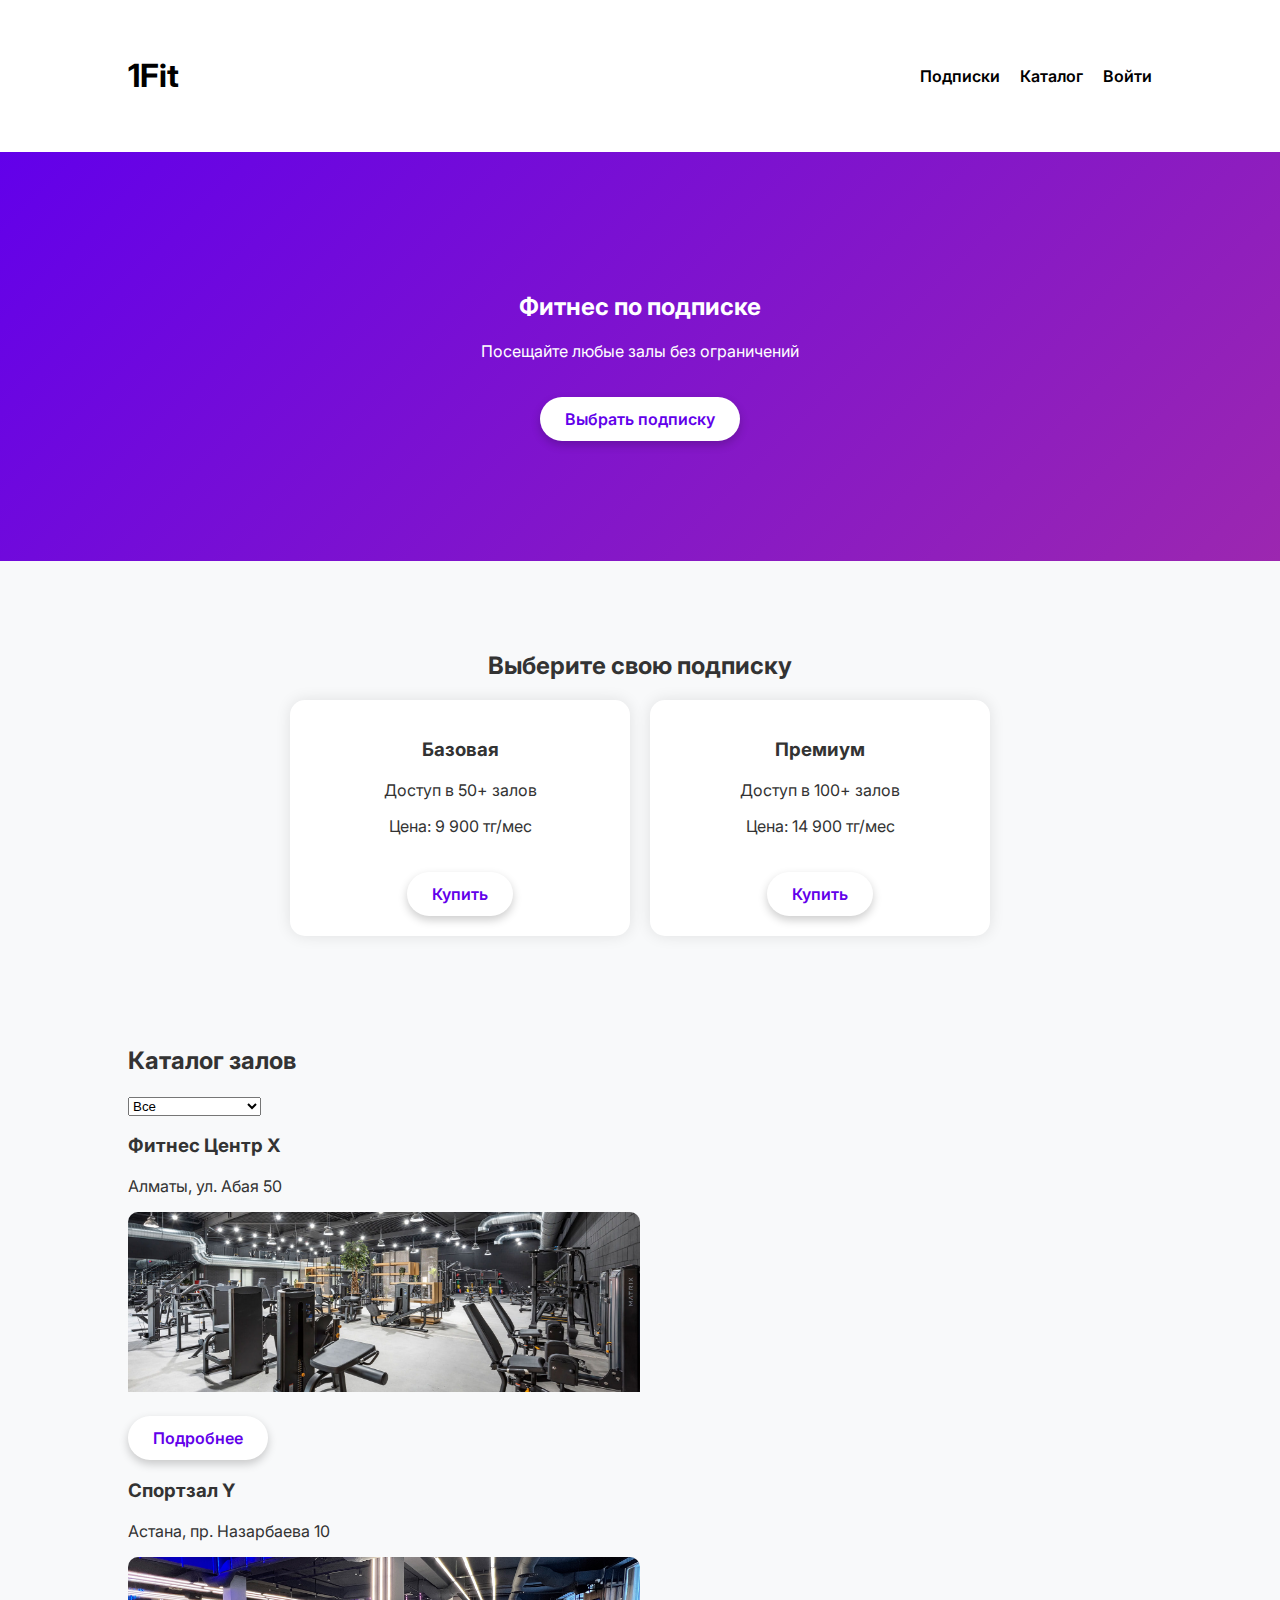
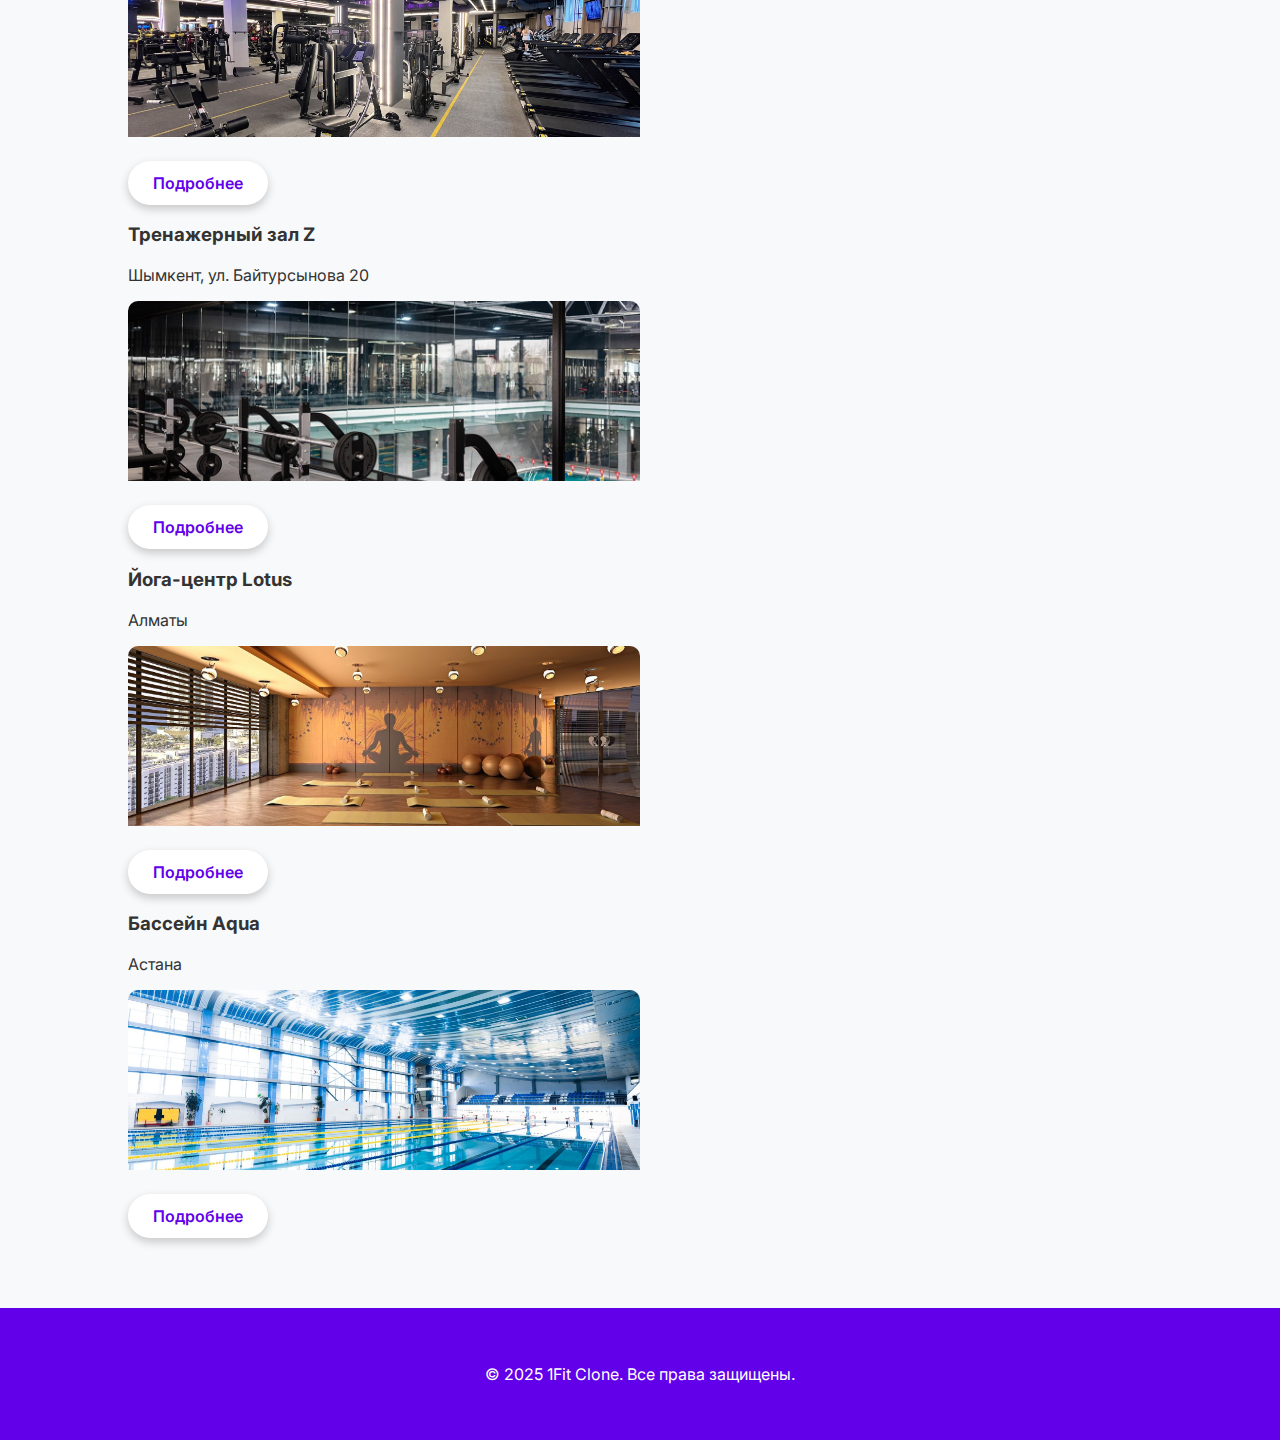
<file: pages/index.html>
<!DOCTYPE html>
<html lang="ru">
<head>
    <meta charset="UTF-8">
    <meta name="viewport" content="width=device-width, initial-scale=1.0">
    <title>1Fit - Главная</title>
    <link rel="stylesheet" href="../assets/css/style_index.css">
    <script defer src="../assets/js/main.js"></script>
</head>
<body>
    <header>
        <div class="container">
            <h1>1Fit</h1>
            <nav>
                <ul>
                    <li><a href="#subscriptions">Подписки</a></li>
                    <li><a href="catalog.html">Каталог</a></li>
                    <li><a href="login.html">Войти</a></li>
                </ul>
            </nav>
        </div>
    </header>
    
    <section id="banner">
        <div class="container">
            <h2>Фитнес по подписке</h2>
            <p>Посещайте любые залы без ограничений</p>
            <a href="#subscriptions" class="btn">Выбрать подписку</a>
        </div>
    </section>
    
    <section id="subscriptions">
        <div class="container">
            <h2>Выберите свою подписку</h2>
            <div class="subscription-list">
                <div class="subscription">
                    <h3>Базовая</h3>
                    <p>Доступ в 50+ залов</p>
                    <p>Цена: 9 900 тг/мес</p>
                    <a href="#" class="btn buy-btn" data-plan="basic">Купить</a>
                </div>
                <div class="subscription">
                    <h3>Премиум</h3>
                    <p>Доступ в 100+ залов</p>
                    <p>Цена: 14 900 тг/мес</p>
                    <a href="#" class="btn buy-btn" data-plan="premium">Купить</a>
                </div>
            </div>
        </div>
    </section>

    <section id="gyms">
        <div class="container">
            <h2>Каталог залов</h2>
            <select id="gym-filter">
                <option value="all">Все</option>
                <option value="Фитнес">Фитнес</option>
                <option value="Тренажерный зал">Тренажерный зал</option>
                <option value="Кроссфит">Кроссфит</option>
                <option value="Йога">Йога</option>
                <option value="Плавание">Плавание</option>
            </select>
            <div class="gym-list">
                <div class="gym">
                    <h3>Фитнес Центр X</h3>
                    <p>Алматы, ул. Абая 50</p>
                    <img src="../assets/images/fitnessPic1.jpg" alt="Зал" class="gym-thumb"> <br>
                    <a href="../pages/gym.html?id=1" class="btn">Подробнее</a>
                </div>
                <div class="gym">
                    <h3>Спортзал Y</h3>
                    <p>Астана, пр. Назарбаева 10</p>
                    <img src="../assets/images/gymPic1.jpg" alt="Зал" class="gym-thumb"> <br>
                    <a href="../pages/gym.html?id=2" class="btn">Подробнее</a>
                </div>
                <div class="gym">
                    <h3>Тренажерный зал Z</h3>
                    <p>Шымкент, ул. Байтурсынова 20</p>
                    <img src="../assets/images/gymPic2.jpg" alt="Зал" class="gym-thumb"> <br>
                    <a href="../pages/gym.html?id=4" class="btn">Подробнее</a>
                </div>
                <div class="gym">
                    <h3>Йога-центр Lotus</h3>
                    <p>Алматы</p>
                    <img src="../assets/images/yogaPic1.jpg" alt="Зал" class="gym-thumb"> <br>
                    <a href="../pages/gym.html?id=3" class="btn">Подробнее</a>
                </div>
                <div class="gym">
                    <h3>Бассейн Aqua</h3>
                    <p>Астана</p>
                    <img src="../assets/images/swimmingPic1.jpg" alt="Зал" class="gym-thumb"> <br>
                    <a href="../pages/gym.html?id=35" class="btn">Подробнее</a>
                </div>
            </div>
        </div>
    </section>

    <footer>
        <div class="container">
            <p>&copy; 2025 1Fit Clone. Все права защищены.</p>
        </div>
    </footer>
</body>
</html>
</file>
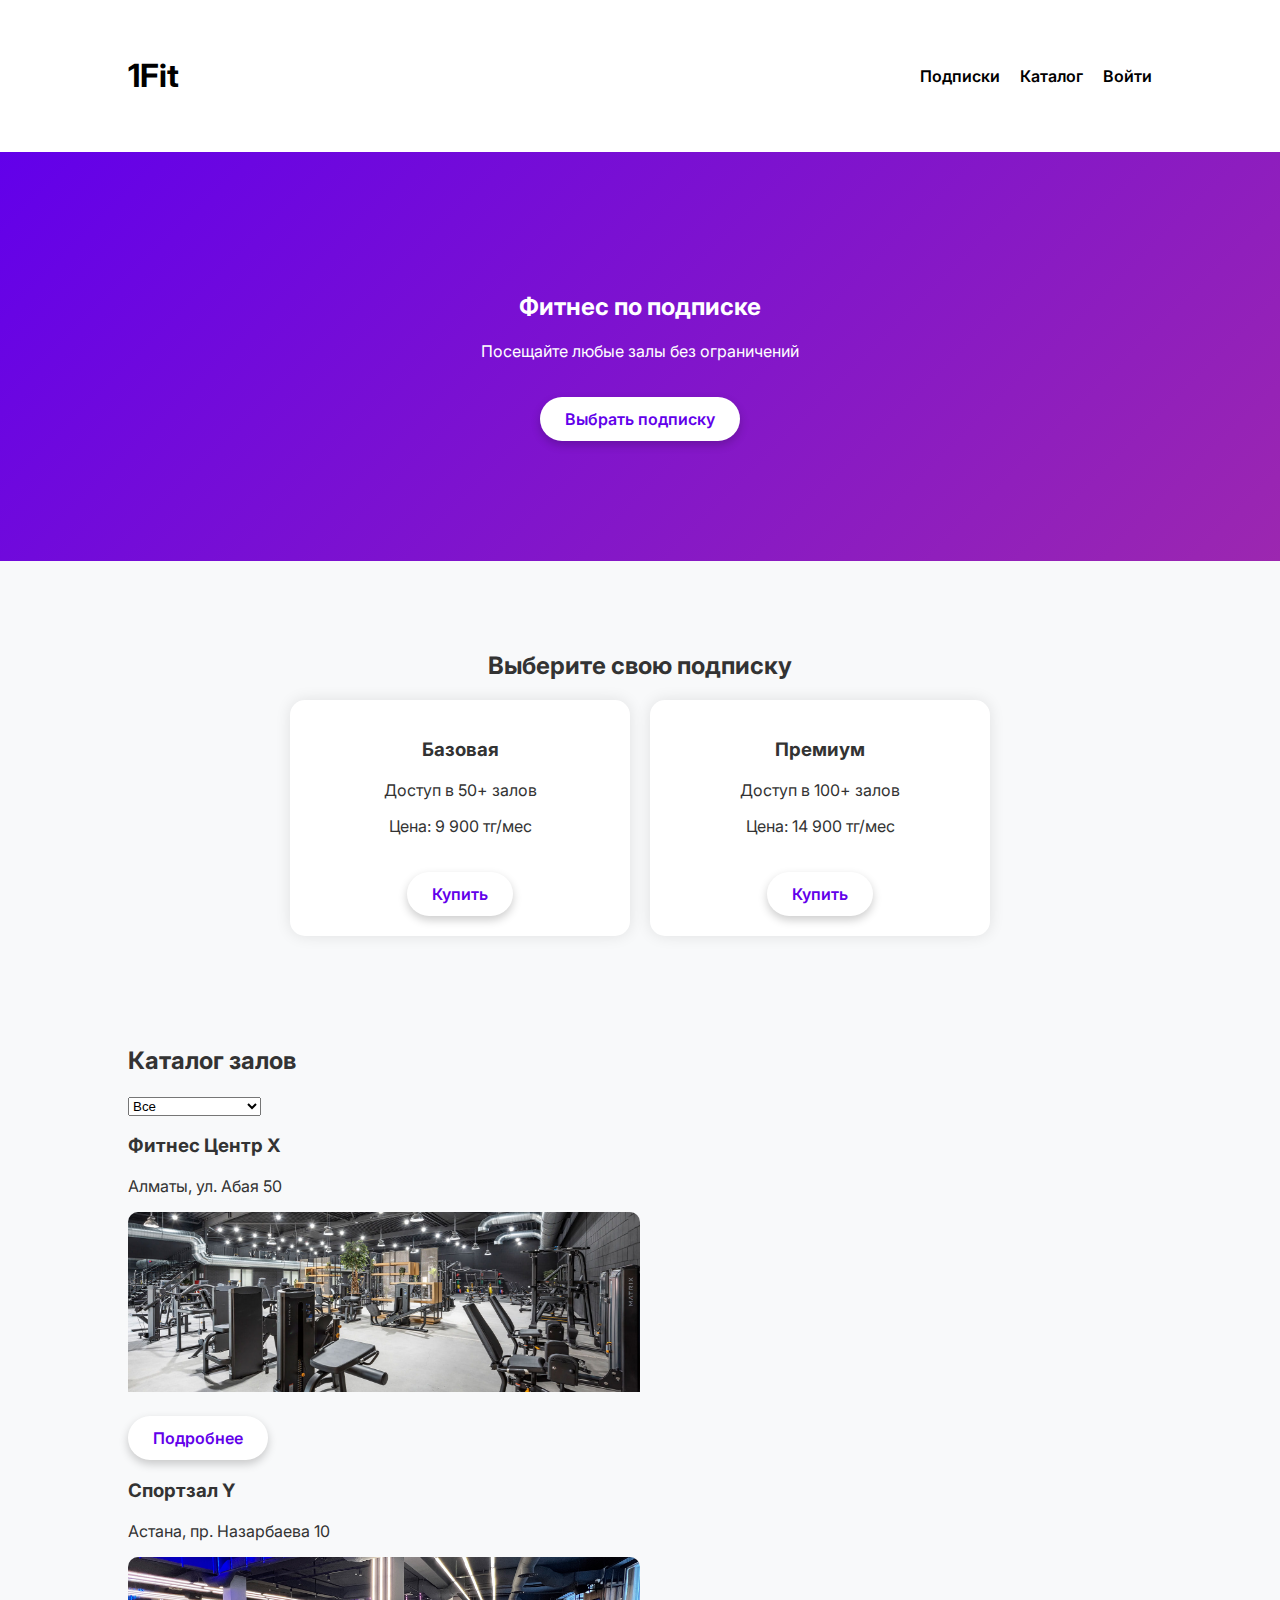
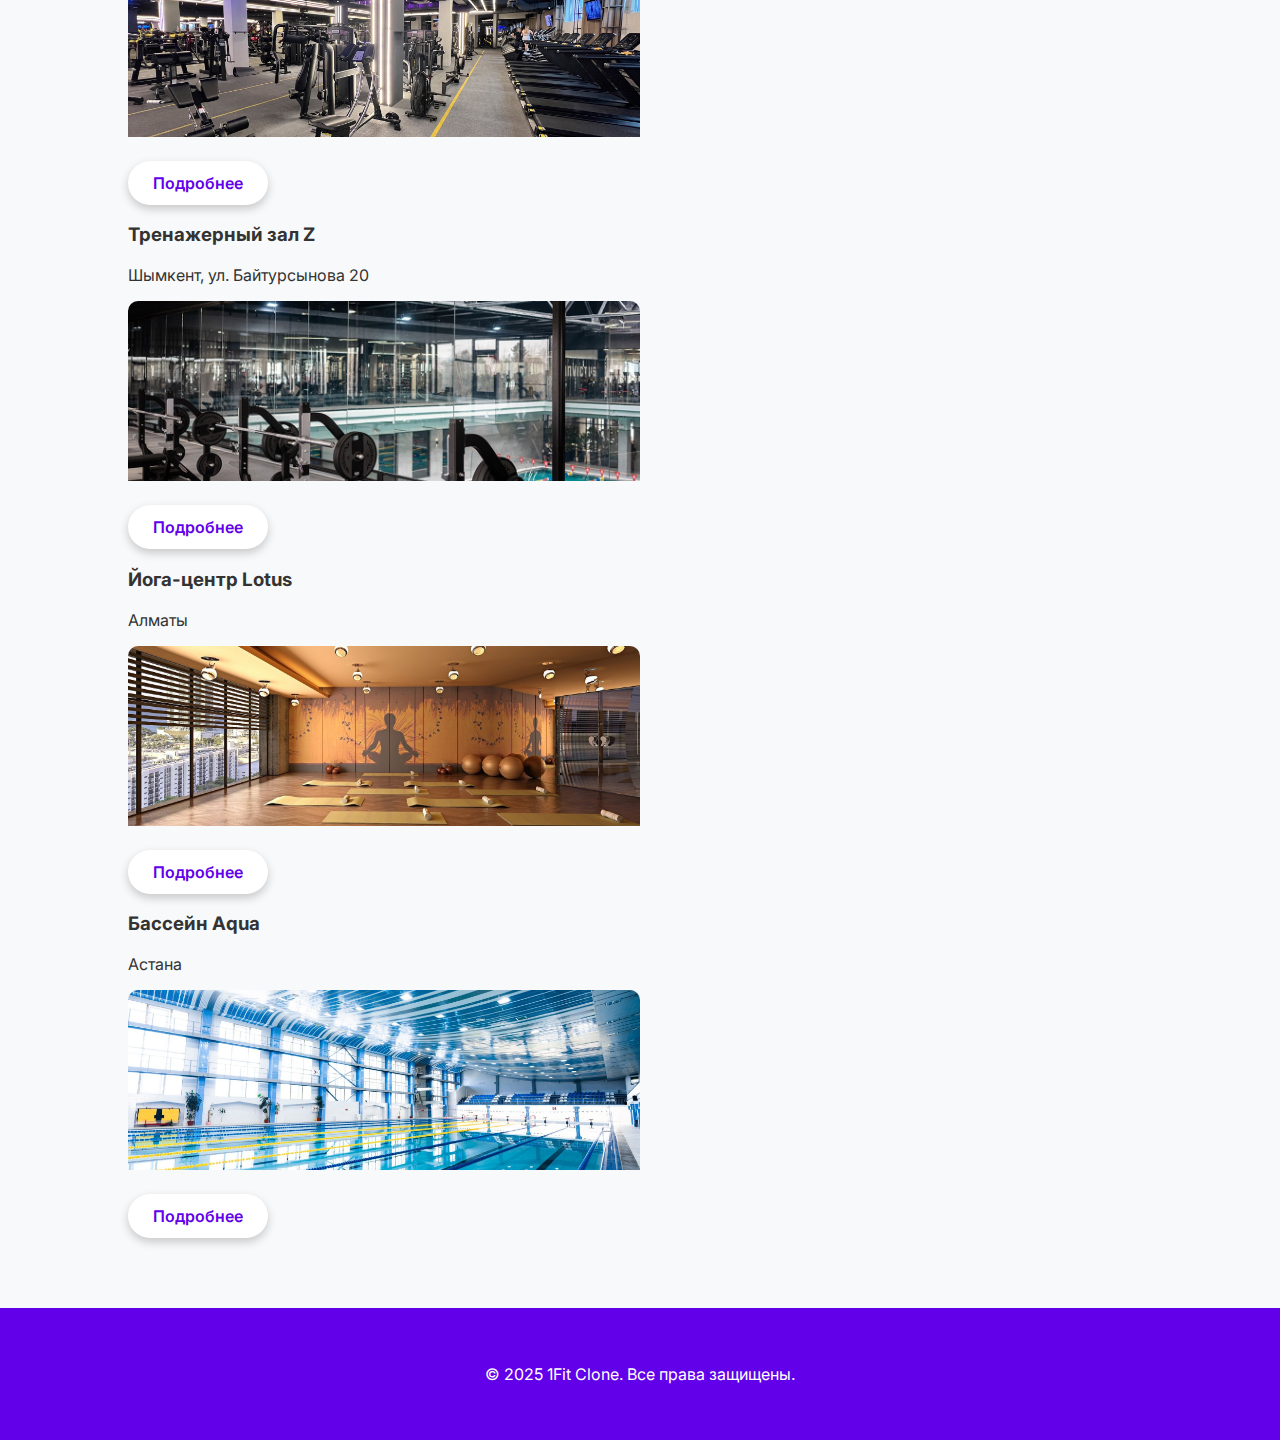
<file: frontend/pages/index.html>
<!DOCTYPE html>
<html lang="ru">
<head>
    <meta charset="UTF-8">
    <meta name="viewport" content="width=device-width, initial-scale=1.0">
    <title>1Fit - Главная</title>
    <link rel="stylesheet" href="../assets/css/style_index.css">
    <script defer src="../assets/js/main.js"></script>
</head>
<body>
    <header>
        <div class="container">
            <h1>1Fit</h1>
            <nav>
                <ul>
                    <li><a href="#subscriptions">Подписки</a></li>
                    <li><a href="catalog.html">Каталог</a></li>
                    <li><a href="login.html">Войти</a></li>
                </ul>
            </nav>
        </div>
    </header>
    
    <section id="banner">
        <div class="container">
            <h2>Фитнес по подписке</h2>
            <p>Посещайте любые залы без ограничений</p>
            <a href="#subscriptions" class="btn">Выбрать подписку</a>
        </div>
    </section>
    
    <section id="subscriptions">
        <div class="container">
            <h2>Выберите свою подписку</h2>
            <div class="subscription-list">
                <div class="subscription">
                    <h3>Базовая</h3>
                    <p>Доступ в 50+ залов</p>
                    <p>Цена: 9 900 тг/мес</p>
                    <a href="#" class="btn buy-btn" data-plan="basic">Купить</a>
                </div>
                <div class="subscription">
                    <h3>Премиум</h3>
                    <p>Доступ в 100+ залов</p>
                    <p>Цена: 14 900 тг/мес</p>
                    <a href="#" class="btn buy-btn" data-plan="premium">Купить</a>
                </div>
            </div>
        </div>
    </section>

    <section id="gyms">
        <div class="container">
            <h2>Каталог залов</h2>
            <select id="gym-filter">
                <option value="all">Все</option>
                <option value="Фитнес">Фитнес</option>
                <option value="Тренажерный зал">Тренажерный зал</option>
                <option value="Кроссфит">Кроссфит</option>
                <option value="Йога">Йога</option>
                <option value="Плавание">Плавание</option>
            </select>
            <div class="gym-list">
                <div class="gym">
                    <h3>Фитнес Центр X</h3>
                    <p>Алматы, ул. Абая 50</p>
                    <img src="../assets/images/fitnessPic1.jpg" alt="Зал" class="gym-thumb"> <br>
                    <a href="?id=1" class="btn">Подробнее</a>
                </div>
                <div class="gym">
                    <h3>Спортзал Y</h3>
                    <p>Астана, пр. Назарбаева 10</p>
                    <img src="../assets/images/gymPic1.jpg" alt="Зал" class="gym-thumb"> <br>
                    <a href="?id=2" class="btn">Подробнее</a>
                </div>
                <div class="gym">
                    <h3>Тренажерный зал Z</h3>
                    <p>Шымкент, ул. Байтурсынова 20</p>
                    <img src="../assets/images/gymPic2.jpg" alt="Зал" class="gym-thumb"> <br>
                    <a href="?id=4" class="btn">Подробнее</a>
                </div>
                <div class="gym">
                    <h3>Йога-центр Lotus</h3>
                    <p>Алматы</p>
                    <img src="../assets/images/yogaPic1.jpg" alt="Зал" class="gym-thumb"> <br>
                    <a href="?id=3" class="btn">Подробнее</a>
                </div>
                <div class="gym">
                    <h3>Бассейн Aqua</h3>
                    <p>Астана</p>
                    <img src="../assets/images/swimmingPic1.jpg" alt="Зал" class="gym-thumb"> <br>
                    <a href="?id=35" class="btn">Подробнее</a>
                </div>
            </div>
        </div>
    </section>

    <footer>
        <div class="container">
            <p>&copy; 2025 1Fit Clone. Все права защищены.</p>
        </div>
    </footer>
</body>
</html>
</file>
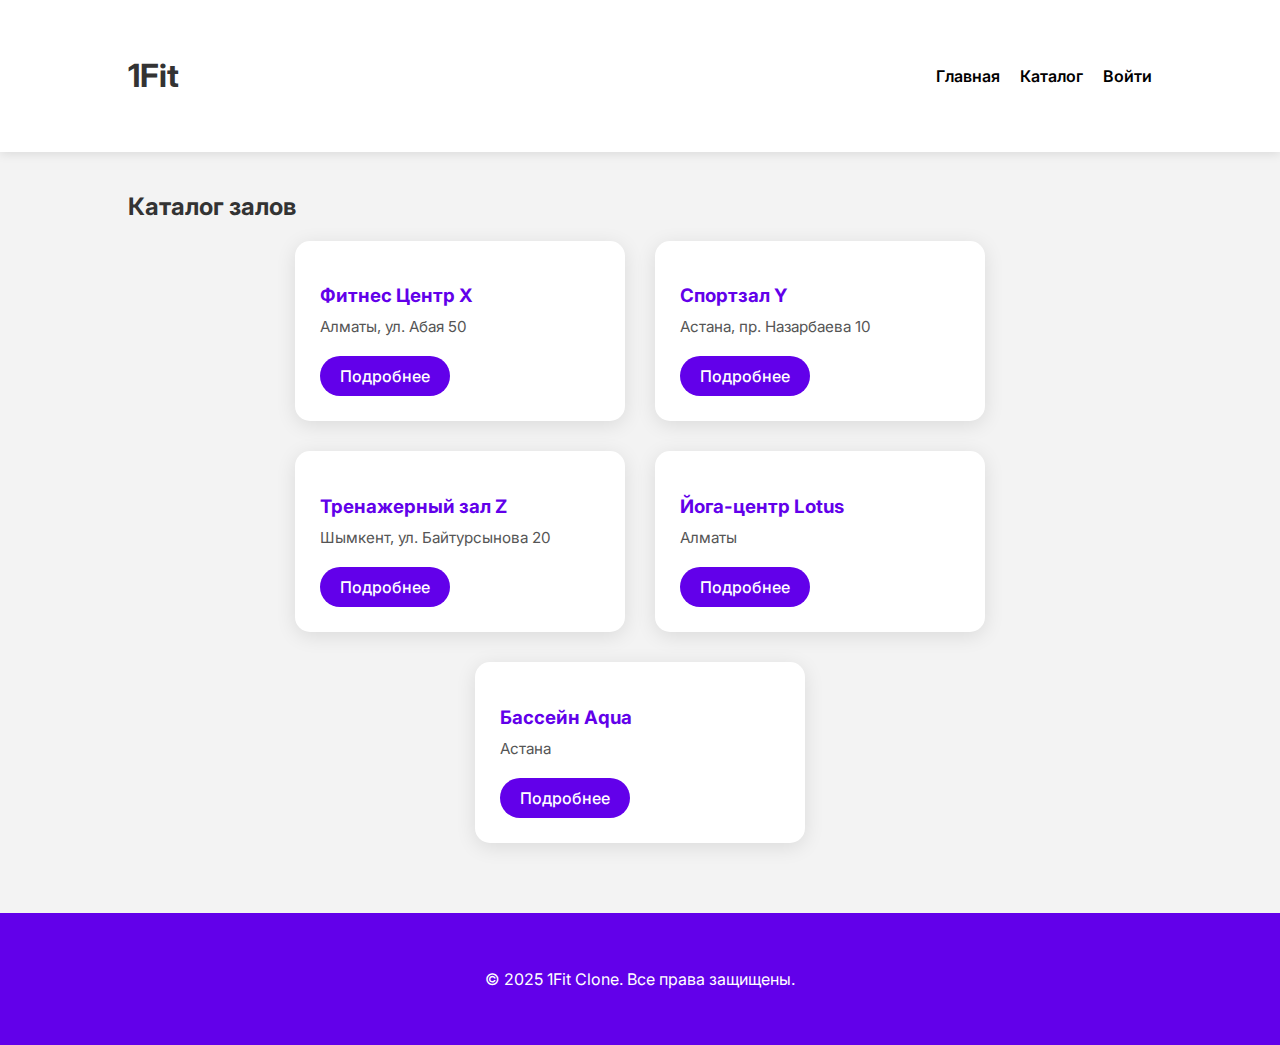
<file: pages/catalog.html>
<!DOCTYPE html>
<html lang="ru">
<head>
    <meta charset="UTF-8">
    <meta name="viewport" content="width=device-width, initial-scale=1.0">
    <title>Каталог залов - 1Fit</title>
    <link rel="stylesheet" href="../assets/css/style_catalog.css">
    <script defer src="../assets/js/catalog_script.js"></script>
    <script defer src="../assets/js/gym.js"></script>
</head>
<body>
    <header>
        <div class="container">
            <h1>1Fit</h1>
            <nav>
                <ul>
                    <li><a href="index.html">Главная</a></li>
                    <li><a href="#">Каталог</a></li>
                    <li><a href="login.html">Войти</a></li>
                </ul>
            </nav>
        </div>
    </header>
    
    <section id="gyms">
        <div class="container">
            <h2>Каталог залов</h2>
            <div class="gym-list">
                <div class="gym">
                    <h3>Фитнес Центр X</h3>
                    <p>Алматы, ул. Абая 50</p>
                    <a href="../pages/gym.html?id=1" class="btn">Подробнее</a>
                </div>
                <div class="gym">
                    <h3>Спортзал Y</h3>
                    <p>Астана, пр. Назарбаева 10</p>
                    <a href="../pages/gym.html?id=2" class="btn">Подробнее</a>
                </div>
                <div class="gym">
                    <h3>Тренажерный зал Z</h3>
                    <p>Шымкент, ул. Байтурсынова 20</p>
                    <a href="../pages/gym.html?id=4" class="btn">Подробнее</a>
                </div>
                <div class="gym">
                    <h3>Йога-центр Lotus</h3>
                    <p>Алматы</p>
                    <a href="../pages/gym.html?id=3" class="btn">Подробнее</a>
                </div>
                <div class="gym">
                    <h3>Бассейн Aqua</h3>
                    <p>Астана</p>
                    <a href="../pages/gym.html?id=5" class="btn">Подробнее</a>
                </div>
            </div>
        </div>
    </section>
    
    <footer>
        <div class="container">
            <p>&copy; 2025 1Fit Clone. Все права защищены.</p>
        </div>
    </footer>
</body>
</html>
</file>
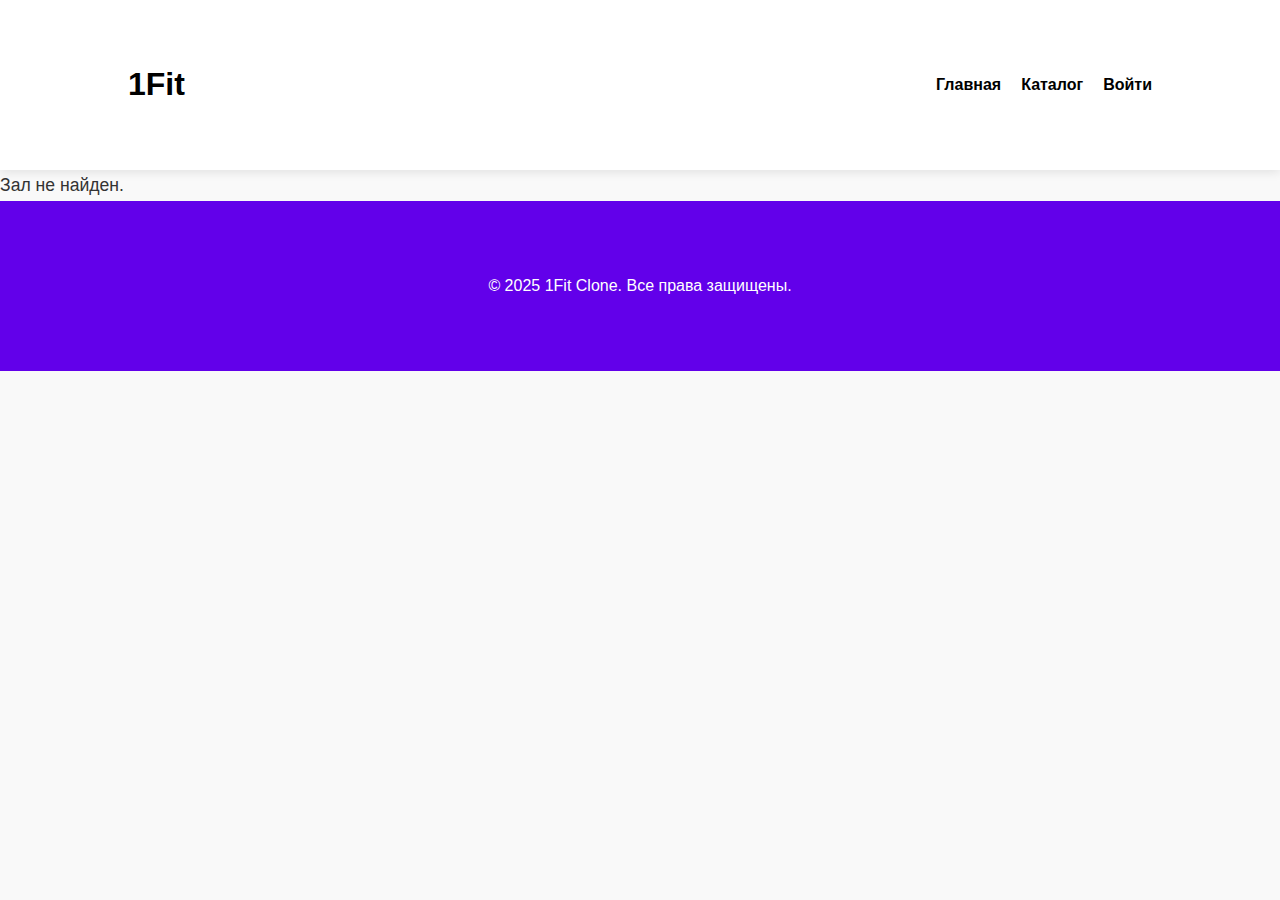
<file: pages/gym.html>
<!DOCTYPE html>
<html lang="ru">
<head>
    <meta charset="UTF-8">
    <meta name="viewport" content="width=device-width, initial-scale=1.0">
    <title>Детали зала</title>
    <link rel="stylesheet" href="../assets/css/style_gym.css">
    <script defer src="../assets/js/gym.js"></script>
</head>
<body>
    <header>
        <div class="container">
            <h1>1Fit</h1>
            <nav>
                <ul>
                    <li><a href="index.html">Главная</a></li>
                    <li><a href="catalog.html">Каталог</a></li>
                    <li><a href="login.html">Войти</a></li>
                </ul>
            </nav>
        </div>
    </header>

    <section id="gym-details">
        <div class="container">
            <h2 id="gym-name"></h2>
            <p id="gym-address"></p>
            <p id="gym-category"></p>
            <h3>Расписание</h3>
            <ul id="gym-schedule"></ul>
            <img id="gym-image" src="" alt="Изображение Зала" class="gym-image">

            <br>

            <!-- Кнопка для открытия модального окна 
            <button class="btn" id="openModalBtn">Забронировать тренировку оп Форме</button> -->

            <!-- Модальное окно 
            <div id="bookingModal" class="modal">
                <div class="modal-content">
                    <span class="close" id="closeModalBtn">&times;</span>
                    <h3>Форма бронирования</h3>
                    <form id="bookingForm">
                    <label>Имя:</label>
                    <input type="text" required>
                    <label>Email:</label>
                    <input type="email" required>
                    <label>Дата:</label>
                    <input type="date" required>
                    <label>Время:</label>
                    <input type="time" required>
                    <button type="submit" class="btn">Забронировать</button>
                    </form>
                </div>
            </div> -->

            <div id="bookingSection">
                <h3>Выберите день:</h3>
                <div id="dayButtons"></div>
            
                <h3>Выберите время:</h3>
                <div id="timeButtons"></div>
            
                <form id="bookingForm">
                    <button type="submit" class="btn">Забронировать</button>
                </form>
            
                <p id="successMessage" class="success-message" style="display: none;">✅ Успешно забронировано!</p>
            </div>
            
        </div>
    </section>

    <footer>
        <div class="container">
            <p>&copy; 2025 1Fit Clone. Все права защищены.</p>
        </div>
    </footer>
</body>
</html>
</file>
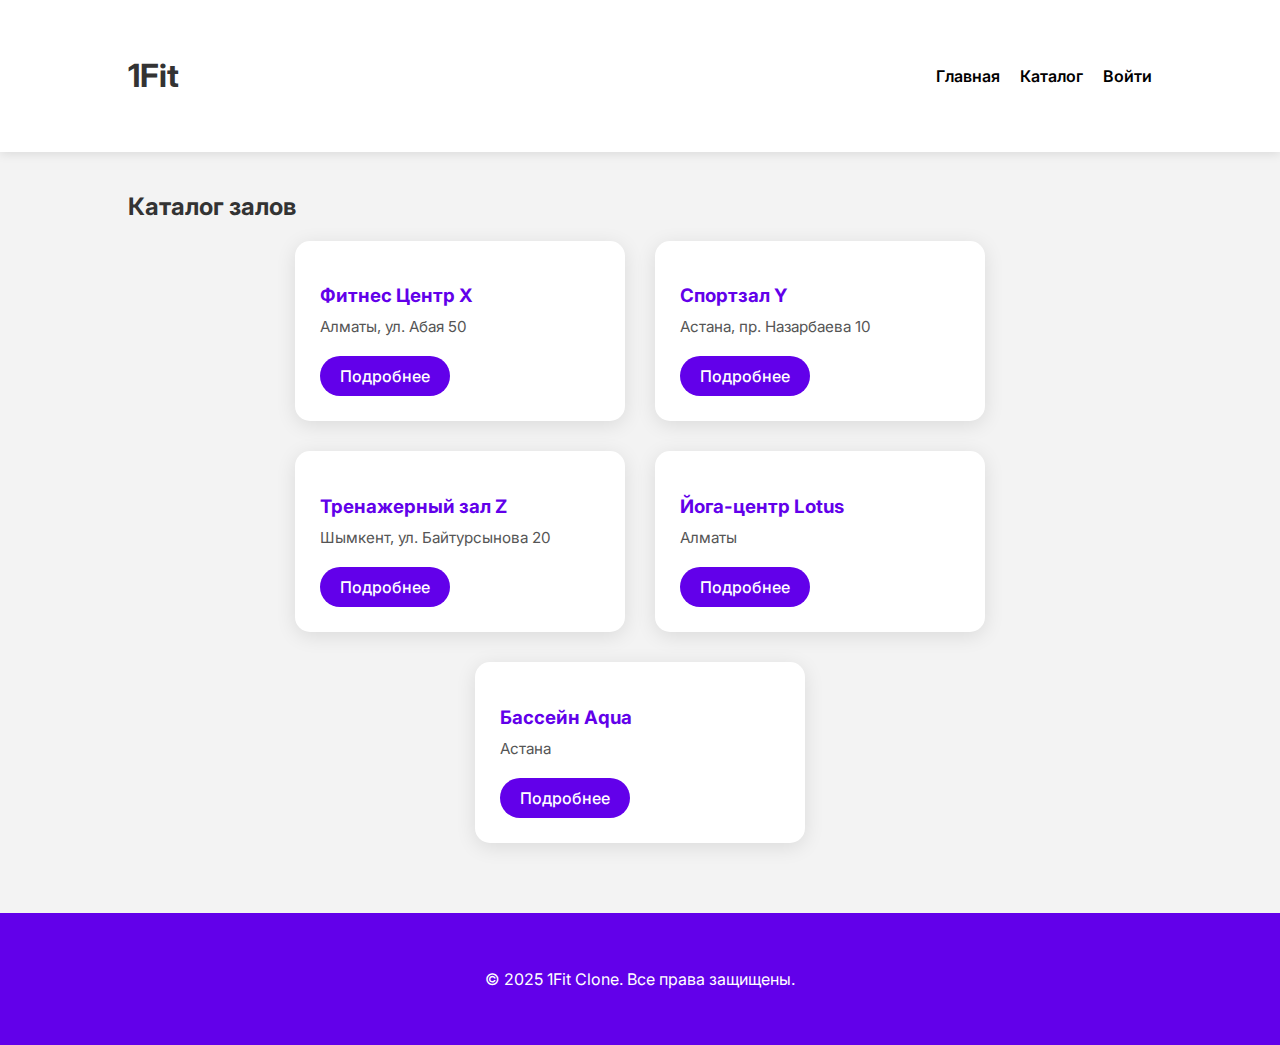
<file: frontend/pages/catalog.html>
<!DOCTYPE html>
<html lang="ru">
<head>
    <meta charset="UTF-8">
    <meta name="viewport" content="width=device-width, initial-scale=1.0">
    <title>Каталог залов - 1Fit</title>
    <link rel="stylesheet" href="../assets/css/style_catalog.css">
    <script defer src="../assets/js/catalog_script.js"></script>
    <script defer src="../assets/js/gym.js"></script>
</head>
<body>
    <header>
        <div class="container">
            <h1>1Fit</h1>
            <nav>
                <ul>
                    <li><a href="index.html">Главная</a></li>
                    <li><a href="#">Каталог</a></li>
                    <li><a href="login.html">Войти</a></li>
                </ul>
            </nav>
        </div>
    </header>
    
    <section id="gyms">
        <div class="container">
            <h2>Каталог залов</h2>
            <div class="gym-list">
                <div class="gym">
                    <h3>Фитнес Центр X</h3>
                    <p>Алматы, ул. Абая 50</p>
                    <a href="?id=1" class="btn">Подробнее</a>
                </div>
                <div class="gym">
                    <h3>Спортзал Y</h3>
                    <p>Астана, пр. Назарбаева 10</p>
                    <a href="?id=2" class="btn">Подробнее</a>
                </div>
                <div class="gym">
                    <h3>Тренажерный зал Z</h3>
                    <p>Шымкент, ул. Байтурсынова 20</p>
                    <a href="?id=4" class="btn">Подробнее</a>
                </div>
                <div class="gym">
                    <h3>Йога-центр Lotus</h3>
                    <p>Алматы</p>
                    <a href="?id=3" class="btn">Подробнее</a>
                </div>
                <div class="gym">
                    <h3>Бассейн Aqua</h3>
                    <p>Астана</p>
                    <a href="?id=5" class="btn">Подробнее</a>
                </div>
            </div>
        </div>
    </section>
    
    <footer>
        <div class="container">
            <p>&copy; 2025 1Fit Clone. Все права защищены.</p>
        </div>
    </footer>
</body>
</html>
</file>
<file: assets/css/style_index.css>
/* style for index.html */
@import url('https://fonts.googleapis.com/css2?family=Inter:wght@300;400;600&display=swap');

body {
    font-family: 'Inter', sans-serif;
    margin: 0;
    padding: 0;
    background-color: #f8f9fa;
    color: #333;
}

.container {
    width: 80%;
    margin: auto;
    padding: 20px 0;
}

header {
    background: white;
    color: black;
    padding: 15px 0;
    box-shadow: 0px 2px 10px rgba(0, 0, 0, 0.1);
}

header .container {
    display: flex;
    justify-content: space-between;
    align-items: center;
}

nav ul {
    list-style: none;
    display: flex;
    gap: 20px;
    padding: 0;
    margin: 0;
}

nav ul li a {
    color: black;
    text-decoration: none;
    font-weight: 600;
    transition: color 0.3s;
}

nav ul li a:hover {
    color: #6200ea;
}

#banner {
    background: linear-gradient(135deg, #6200ea, #9c27b0);
    color: white;
    text-align: center;
    padding: 100px 0;
}

.btn {
    display: inline-block;
    padding: 12px 25px;
    background: white;
    color: #6200ea;
    text-decoration: none;
    border-radius: 30px;
    font-weight: 600;
    margin-top: 20px;
    box-shadow: 0px 4px 10px rgba(0, 0, 0, 0.2);
}

#subscriptions {
    text-align: center;
    padding: 50px 0;
}

.subscription-list {
    display: flex;
    justify-content: center;
    gap: 20px;
}

.subscription {
    background: white;
    padding: 20px;
    border-radius: 15px;
    box-shadow: 0px 0px 15px rgba(0, 0, 0, 0.1);
    width: 300px;
}

.gym-thumb {
    width: 50%;
    height: 180px;
    object-fit: cover;
    border-radius: 10px 10px 0 0;
}

footer {
    background: #6200ea;
    color: white;
    text-align: center;
    padding: 20px 0;
    margin-top: 50px;
}
</file>
<file: frontend/assets/css/style_index.css>
/* style for index.html */
@import url('https://fonts.googleapis.com/css2?family=Inter:wght@300;400;600&display=swap');

body {
    font-family: 'Inter', sans-serif;
    margin: 0;
    padding: 0;
    background-color: #f8f9fa;
    color: #333;
}

.container {
    width: 80%;
    margin: auto;
    padding: 20px 0;
}

header {
    background: white;
    color: black;
    padding: 15px 0;
    box-shadow: 0px 2px 10px rgba(0, 0, 0, 0.1);
}

header .container {
    display: flex;
    justify-content: space-between;
    align-items: center;
}

nav ul {
    list-style: none;
    display: flex;
    gap: 20px;
    padding: 0;
    margin: 0;
}

nav ul li a {
    color: black;
    text-decoration: none;
    font-weight: 600;
    transition: color 0.3s;
}

nav ul li a:hover {
    color: #6200ea;
}

#banner {
    background: linear-gradient(135deg, #6200ea, #9c27b0);
    color: white;
    text-align: center;
    padding: 100px 0;
}

.btn {
    display: inline-block;
    padding: 12px 25px;
    background: white;
    color: #6200ea;
    text-decoration: none;
    border-radius: 30px;
    font-weight: 600;
    margin-top: 20px;
    box-shadow: 0px 4px 10px rgba(0, 0, 0, 0.2);
}

#subscriptions {
    text-align: center;
    padding: 50px 0;
}

.subscription-list {
    display: flex;
    justify-content: center;
    gap: 20px;
}

.subscription {
    background: white;
    padding: 20px;
    border-radius: 15px;
    box-shadow: 0px 0px 15px rgba(0, 0, 0, 0.1);
    width: 300px;
}

.gym-thumb {
    width: 50%;
    height: 180px;
    object-fit: cover;
    border-radius: 10px 10px 0 0;
}

footer {
    background: #6200ea;
    color: white;
    text-align: center;
    padding: 20px 0;
    margin-top: 50px;
}
</file>
<file: assets/css/style_catalog.css>
/* style for catalog.html */
@import url('https://fonts.googleapis.com/css2?family=Inter:wght@300;400;600&display=swap');

body {
    font-family: 'Inter', sans-serif;
    margin: 0;
    padding: 0;
    background-color: #f3f3f3;
    color: #333;
}

.container {
    width: 80%;
    margin: auto;
    padding: 20px 0;
}

header {
    background: white;
    box-shadow: 0 2px 10px rgba(0, 0, 0, 0.1);
    padding: 15px 0;
}

header .container {
    display: flex;
    justify-content: space-between;
    align-items: center;
}

nav ul {
    list-style: none;
    display: flex;
    gap: 20px;
    margin: 0;
    padding: 0;
}

nav ul li a {
    color: black;
    text-decoration: none;
    font-weight: 600;
}

#catalog {
    padding: 80px 0;
    background: linear-gradient(135deg, #e3f2fd, #f3e5f5);
    text-align: center;
}

#catalog h2 {
    font-size: 2.5em;
    margin-bottom: 30px;
    color: #4a148c;
}

#gym-filter {
    padding: 10px 15px;
    border-radius: 5px;
    border: 1px solid #ccc;
    margin-bottom: 40px;
    font-size: 1em;
}

.gym-list {
    display: flex;
    flex-wrap: wrap;
    justify-content: center;
    gap: 30px;
}

.gym {
    background: white;
    border-radius: 15px;
    box-shadow: 0 4px 20px rgba(0, 0, 0, 0.1);
    padding: 25px;
    width: 280px;
    text-align: left;
    transition: transform 0.3s, box-shadow 0.3s;
}

.gym:hover {
    transform: translateY(-8px);
    box-shadow: 0 6px 25px rgba(0, 0, 0, 0.15);
}

.gym h3 {
    margin-bottom: 10px;
    color: #6200ea;
}

.gym p {
    margin: 5px 0;
    font-size: 0.95em;
    color: #555;
}

.gym .btn {
    margin-top: 15px;
    padding: 10px 20px;
    background: #6200ea;
    color: white;
    border-radius: 25px;
    text-decoration: none;
    display: inline-block;
    font-weight: 500;
    transition: background 0.3s;
}

.gym .btn:hover {
    background: #3700b3;
}

footer {
    background: #6200ea;
    color: white;
    text-align: center;
    padding: 20px 0;
    margin-top: 50px;
}
</file>
<file: assets/css/style_gym.css>
/* Стили для страницы gym.html */
body {
    font-family: 'Inter', sans-serif;
    margin: 0;
    padding: 0;
    background-color: #f9f9f9;
    color: #333;
}

/* Шапка сайта */
header {
    background: white;
    color: black;
    padding: 5px 0;
    box-shadow: 0px 2px 10px rgba(0, 0, 0, 0.1);
}

header .container {
    display: flex;
    justify-content: space-between;
    align-items: center;
}

nav ul {
    list-style: none;
    padding: 0;
    display: flex;
}

nav ul li {
    margin-left: 20px;
}

nav ul li a {
    color: black;
    text-decoration: none;
    font-weight: 600;
    transition: color 0.3s;
}

nav ul li a:hover {
    color: #6200ea;
}

.container {
    width: 80%;
    margin: auto;
    padding: 40px 0;
}

.gym-image {
    width: 50%;
    border-radius: 10px;
    margin-bottom: 20px;
}

#gym-details h2 {
    font-size: 2em;
    color: #6200ea;
    margin-bottom: 10px;
}

#gym-details p {
    font-size: 1.1em;
    margin: 5px 0;
}

#gym-details ul {
    list-style: none;
    padding-left: 0;
    margin-top: 20px;
}

#gym-details ul li {
    background: #fff;
    border-left: 5px solid #6200ea;
    padding: 10px 15px;
    margin-bottom: 10px;
    border-radius: 5px;
    box-shadow: 0px 0px 8px rgba(0, 0, 0, 0.05);
}

footer {
    background: #6200ea;
    color: white;
    text-align: center;
    padding: 20px 0;
}

/* Встроенная форма */
.btn {
    background-color: #6200ea;
    color: #fff;
    border: none;
    padding: 12px 25px;
    font-size: 16px;
    border-radius: 30px;
    cursor: pointer;
    transition: background-color 0.3s ease;
    margin-top: 20px;
}

.btn:hover {
    background-color: #4b00b5;
}

.modal {
    display: none;
    position: fixed;
    z-index: 100;
    left: 0;
    top: 0;
    width: 100%;
    height: 100%;
    background-color: rgba(0,0,0,0.6);
}

.modal-content {
    background-color: #fff;
    margin: 10% auto;
    padding: 30px;
    border-radius: 10px;
    width: 90%;
    max-width: 500px;
    position: relative;
}

.modal-content form {
    display: flex;
    flex-direction: column;
}

.modal-content label {
    font-weight: 500;
    margin-bottom: 5px;
    color: #333;
}

.modal-content input {
    border: 2px solid #ddd;
    padding: 12px;
    margin-bottom: 20px;
    border-radius: 8px;
    transition: border 0.3s ease;
    font-size: 14px;
}

.modal-content input:focus {
    border: 2px solid #6200ea;
    outline: none;
}

.modal-content h3 {
    text-align: center;
    margin-bottom: 20px;
    color: #6200ea;
    font-size: 22px;
}


.modal-content .btn {
    width: 100%;
}

.close {
    position: absolute;
    top: 10px;
    right: 15px;
    font-size: 20px;
    cursor: pointer;
}


/*Time to put a schedule*/
#timeSlots {
    display: block;
    margin-top: 50px;
}

#timeSlots p {
    font-size: 2em;
    color: #1b0042;
    margin-bottom: 10px;
}

#slotButtons {
    display: flex;
    flex-wrap: wrap;
    gap: 10px;
    margin-top: 20px;
    margin-bottom: 20px;
}

.slot-btn {
    padding: 10px 18px;
    border: none;
    border-radius: 20px;
    cursor: pointer;
    font-size: 14px;
    color: white;
    transition: background-color 0.3s ease;
}

.slot-btn.available {
    background-color: #4caf50; 
}

.slot-btn.unavailable {
    background-color: #f44336; 
    cursor: not-allowed;
}

.slot-btn.selected {
    outline: 3px solid #6200ea;
}

.success-message {
    margin-top: 15px;
    color: #4caf50;
    font-weight: 600;
    text-align: center;
    font-size: 16px;
}


.booking-form {
    margin-top: 30px;
    display: flex;
    flex-direction: column;
    gap: 12px;
}

.booking-form input {
    padding: 10px;
    border-radius: 6px;
    border: 1px solid #ccc;
    font-size: 15px;
}


#dayButtons, #timeButtons {
    display: flex;
    gap: 10px;
    flex-wrap: wrap;
    margin-bottom: 20px;
}

.day-btn, .time-btn {
    padding: 10px 18px;
    border: none;
    border-radius: 20px;
    cursor: pointer;
    font-size: 14px;
    color: white;
    transition: background-color 0.3s ease;
}

.day-btn {
    background-color: #6200ea;
}

.day-btn.selected {
    background-color: #3700b3;
}

.time-btn.available {
    background-color: #4caf50;
}

.time-btn.unavailable {
    background-color: #f44336;
    cursor: not-allowed;
}

.time-btn.selected {
    outline: 3px solid #6200ea;
}
</file>
<file: frontend/assets/css/style_catalog.css>
/* style for catalog.html */
@import url('https://fonts.googleapis.com/css2?family=Inter:wght@300;400;600&display=swap');

body {
    font-family: 'Inter', sans-serif;
    margin: 0;
    padding: 0;
    background-color: #f3f3f3;
    color: #333;
}

.container {
    width: 80%;
    margin: auto;
    padding: 20px 0;
}

header {
    background: white;
    box-shadow: 0 2px 10px rgba(0, 0, 0, 0.1);
    padding: 15px 0;
}

header .container {
    display: flex;
    justify-content: space-between;
    align-items: center;
}

nav ul {
    list-style: none;
    display: flex;
    gap: 20px;
    margin: 0;
    padding: 0;
}

nav ul li a {
    color: black;
    text-decoration: none;
    font-weight: 600;
}

#catalog {
    padding: 80px 0;
    background: linear-gradient(135deg, #e3f2fd, #f3e5f5);
    text-align: center;
}

#catalog h2 {
    font-size: 2.5em;
    margin-bottom: 30px;
    color: #4a148c;
}

#gym-filter {
    padding: 10px 15px;
    border-radius: 5px;
    border: 1px solid #ccc;
    margin-bottom: 40px;
    font-size: 1em;
}

.gym-list {
    display: flex;
    flex-wrap: wrap;
    justify-content: center;
    gap: 30px;
}

.gym {
    background: white;
    border-radius: 15px;
    box-shadow: 0 4px 20px rgba(0, 0, 0, 0.1);
    padding: 25px;
    width: 280px;
    text-align: left;
    transition: transform 0.3s, box-shadow 0.3s;
}

.gym:hover {
    transform: translateY(-8px);
    box-shadow: 0 6px 25px rgba(0, 0, 0, 0.15);
}

.gym h3 {
    margin-bottom: 10px;
    color: #6200ea;
}

.gym p {
    margin: 5px 0;
    font-size: 0.95em;
    color: #555;
}

.gym .btn {
    margin-top: 15px;
    padding: 10px 20px;
    background: #6200ea;
    color: white;
    border-radius: 25px;
    text-decoration: none;
    display: inline-block;
    font-weight: 500;
    transition: background 0.3s;
}

.gym .btn:hover {
    background: #3700b3;
}

footer {
    background: #6200ea;
    color: white;
    text-align: center;
    padding: 20px 0;
    margin-top: 50px;
}
</file>
